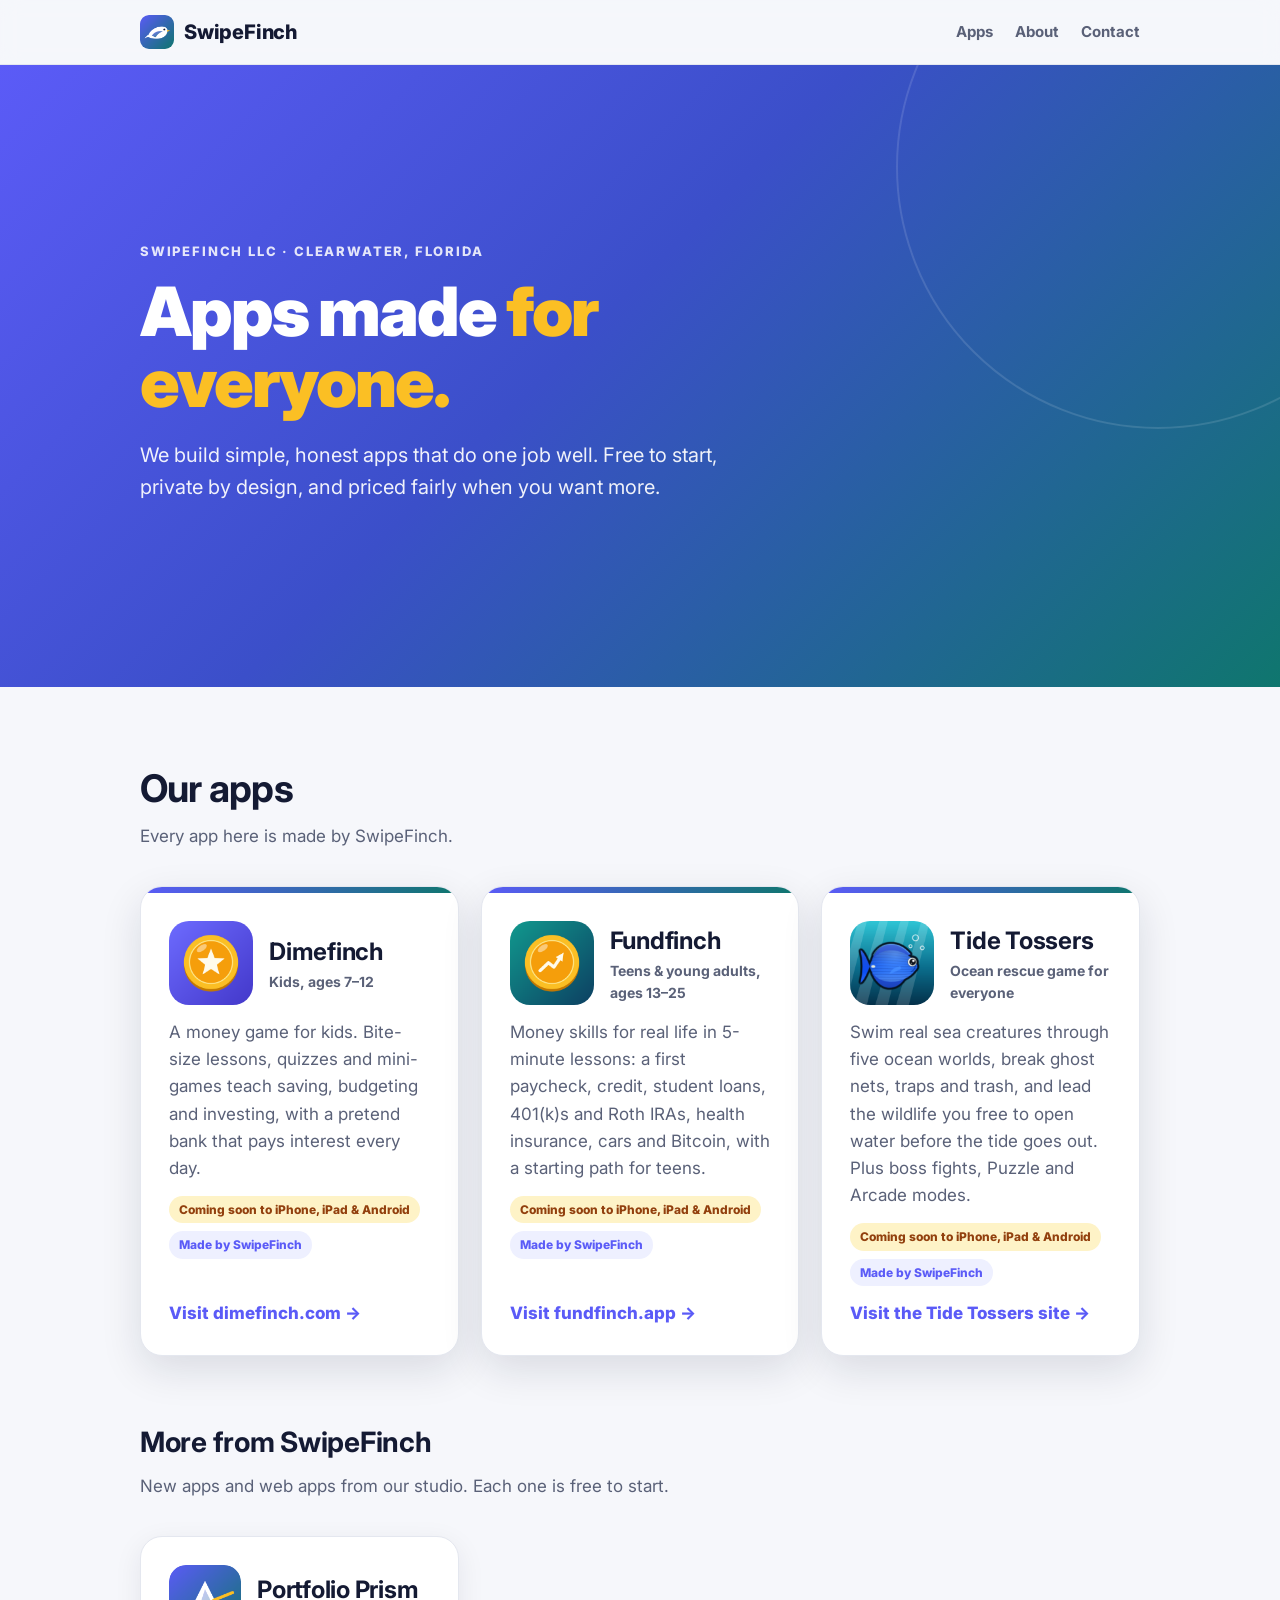
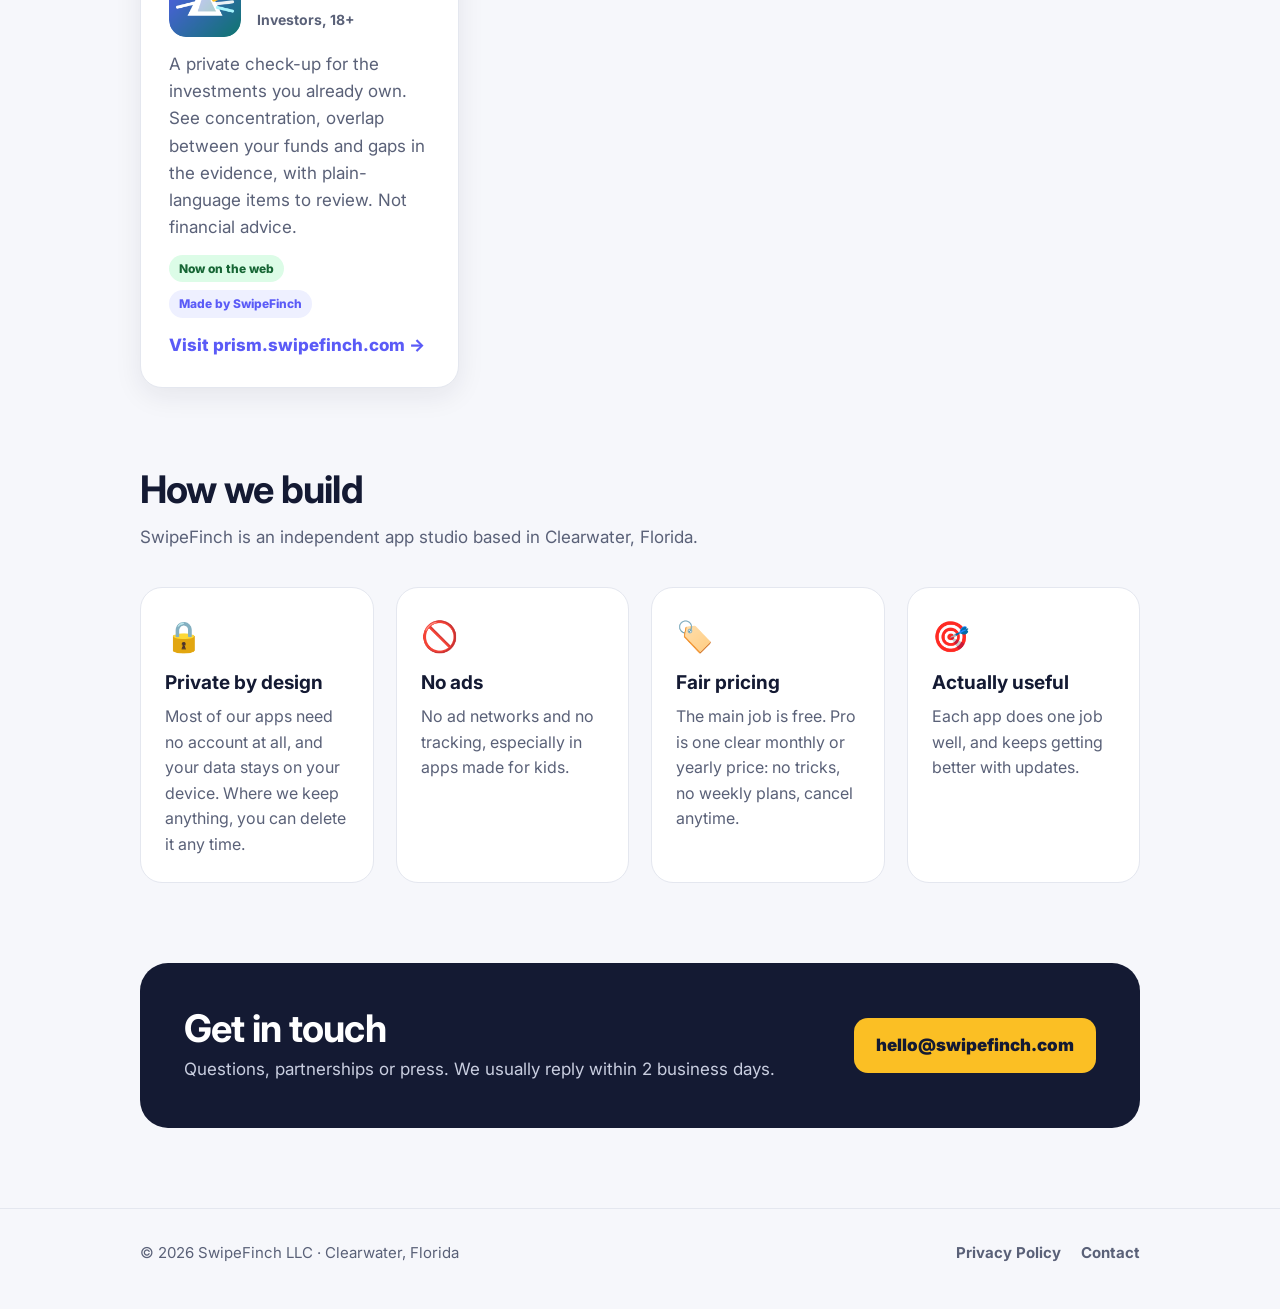
<file: index.html>
<!doctype html>
<html lang="en">
<head>
  <meta charset="utf-8">
  <meta name="viewport" content="width=device-width, initial-scale=1">
  <title>SwipeFinch · Apps made for everyone</title>
  <meta name="description" content="SwipeFinch LLC is an independent app studio in Clearwater, Florida. We make simple, private, fairly priced apps and web apps for everyone, including Dimefinch, Fundfinch and Tide Tossers.">
  <meta property="og:title" content="SwipeFinch · Apps made for everyone">
  <meta property="og:description" content="An independent app studio in Clearwater, Florida. Simple, private, fairly priced apps for everyone.">
  <meta property="og:type" content="website">
  <meta property="og:url" content="https://swipefinch.com/">
  <meta property="og:image" content="https://swipefinch.com/og-image.png">
  <meta property="og:image:width" content="1200">
  <meta property="og:image:height" content="630">
  <meta property="og:image:alt" content="SwipeFinch: Apps made for everyone">
  <meta name="twitter:card" content="summary_large_image">
  <meta name="twitter:image" content="https://swipefinch.com/og-image.png">
  <link rel="icon" href="favicon.png">
  <link rel="preconnect" href="https://fonts.googleapis.com">
  <link rel="preconnect" href="https://fonts.gstatic.com" crossorigin>
  <link href="https://fonts.googleapis.com/css2?family=Inter:wght@400;600;700;800;900&display=swap" rel="stylesheet">
  <link rel="stylesheet" href="style.css">
</head>
<body>

<header class="nav">
  <div class="wrap">
    <a class="brand" href="index.html"><img src="icon.png" alt="">SwipeFinch</a>
    <nav class="nav-links">
      <a href="#apps">Apps</a>
      <a href="#about">About</a>
      <a href="#contact">Contact</a>
    </nav>
  </div>
</header>

<section class="hero">
  <div class="wrap">
    <p class="eyebrow">SwipeFinch LLC · Clearwater, Florida</p>
    <h1>Apps made <em>for everyone.</em></h1>
    <p class="lead">We build simple, honest apps that do one job well. Free to start, private by design, and priced fairly when you want more.</p>
  </div>
</section>

<section id="apps">
  <div class="wrap">
    <h2>Our apps</h2>
    <p class="section-lead">Every app here is made by SwipeFinch.</p>
    <div class="apps featured">
      <article class="app">
        <div class="app-head">
          <img src="app-dimefinch.png" alt="Dimefinch app icon">
          <div><h3>Dimefinch</h3><div class="ages">Kids, ages 7–12</div></div>
        </div>
        <p>A money game for kids. Bite-size lessons, quizzes and mini-games teach saving, budgeting and investing, with a pretend bank that pays interest every day.</p>
        <div class="tags"><span class="tag">Coming soon to iPhone, iPad &amp; Android</span><span class="made">Made by SwipeFinch</span></div>
        <a class="more" href="https://dimefinch.com">Visit dimefinch.com →</a>
      </article>
      <article class="app">
        <div class="app-head">
          <img src="app-fundfinch.png" alt="Fundfinch app icon">
          <div><h3>Fundfinch</h3><div class="ages">Teens &amp; young adults, ages 13–25</div></div>
        </div>
        <p>Money skills for real life in 5-minute lessons: a first paycheck, credit, student loans, 401(k)s and Roth IRAs, health insurance, cars and Bitcoin, with a starting path for teens.</p>
        <div class="tags"><span class="tag">Coming soon to iPhone, iPad &amp; Android</span><span class="made">Made by SwipeFinch</span></div>
        <a class="more" href="https://fundfinch.app">Visit fundfinch.app →</a>
      </article>
      <article class="app">
        <div class="app-head">
          <img src="app-tidetossers.png" alt="Tide Tossers game icon">
          <div><h3>Tide Tossers</h3><div class="ages">Ocean rescue game for everyone</div></div>
        </div>
        <p>Swim real sea creatures through five ocean worlds, break ghost nets, traps and trash, and lead the wildlife you free to open water before the tide goes out. Plus boss fights, Puzzle and Arcade modes.</p>
        <div class="tags"><span class="tag">Coming soon to iPhone, iPad &amp; Android</span><span class="made">Made by SwipeFinch</span></div>
        <a class="more" href="https://tidetossers.swipefinch.com">Visit the Tide Tossers site →</a>
      </article>
    </div>

    <h3 class="more-title">More from SwipeFinch</h3>
    <p class="section-lead">New apps and web apps from our studio. Each one is free to start.</p>
    <div class="apps" id="catalog">
      <article class="app">
        <div class="app-head">
          <img src="app-portfolio-prism.png" alt="Portfolio Prism app icon">
          <div><h3>Portfolio Prism</h3><div class="ages">Investors, 18+</div></div>
        </div>
        <p>A private check-up for the investments you already own. See concentration, overlap between your funds and gaps in the evidence, with plain-language items to review. Not financial advice.</p>
        <div class="tags"><span class="tag live">Now on the web</span><span class="made">Made by SwipeFinch</span></div>
        <a class="more" href="https://prism.swipefinch.com">Visit prism.swipefinch.com →</a>
      </article>
    </div>
  </div>
</section>

<section id="about" style="padding-top:0">
  <div class="wrap">
    <h2>How we build</h2>
    <p class="section-lead">SwipeFinch is an independent app studio based in Clearwater, Florida.</p>
    <div class="values">
      <div class="value"><div class="e">🔒</div><h3>Private by design</h3><p>Most of our apps need no account at all, and your data stays on your device. Where we keep anything, you can delete it any time.</p></div>
      <div class="value"><div class="e">🚫</div><h3>No ads</h3><p>No ad networks and no tracking, especially in apps made for kids.</p></div>
      <div class="value"><div class="e">🏷️</div><h3>Fair pricing</h3><p>The main job is free. Pro is one clear monthly or yearly price: no tricks, no weekly plans, cancel anytime.</p></div>
      <div class="value"><div class="e">🎯</div><h3>Actually useful</h3><p>Each app does one job well, and keeps getting better with updates.</p></div>
    </div>
  </div>
</section>

<section id="contact" style="padding-top:0">
  <div class="wrap">
    <div class="contact">
      <div>
        <h2>Get in touch</h2>
        <p>Questions, partnerships or press. We usually reply within 2 business days.</p>
      </div>
      <a class="btn" href="mailto:hello@swipefinch.com">hello@swipefinch.com</a>
    </div>
  </div>
</section>

<footer>
  <div class="wrap">
    <span>© 2026 SwipeFinch LLC · Clearwater, Florida</span>
    <nav><a href="privacy.html">Privacy Policy</a><a href="mailto:hello@swipefinch.com">Contact</a></nav>
  </div>
</footer>

<script>
// Products built by the SwipeFinch factory, published at swipefinch-legal.pages.dev/catalog.json.
(function () {
  var CATALOG = "https://swipefinch-legal.pages.dev/catalog.json";
  function el(tag, cls, text) {
    var e = document.createElement(tag);
    if (cls) e.className = cls;
    if (text) e.textContent = text;
    return e;
  }
  function safeUrl(u) {
    return typeof u === "string" && /^https:\/\//.test(u) ? u : null;
  }
  fetch(CATALOG, { cache: "no-cache" })
    .then(function (r) { return r.ok ? r.json() : null; })
    .then(function (data) {
      var products = (data && data.products) || [];
      if (!products.length) return;
      var grid = document.getElementById("catalog");
      products.forEach(function (p) {
        var card = el("article", "app");
        var head = el("div", "app-head");
        var icon = el("img");
        if (safeUrl(p.icon)) icon.src = p.icon;
        icon.alt = p.name + " icon";
        icon.loading = "lazy";
        var title = el("div");
        title.appendChild(el("h3", null, p.name));
        title.appendChild(el("div", "ages", p.kind === "web" ? "Web app · " + p.category : "iPhone & Android · " + p.category));
        head.appendChild(icon);
        head.appendChild(title);
        card.appendChild(head);
        var vid = p.video && safeUrl(p.video.src);
        if (vid) {
          var v = el("video", "demo" + (p.video.portrait ? " portrait" : ""));
          v.src = vid;
          if (safeUrl(p.video.poster)) v.poster = p.video.poster;
          v.controls = true; v.playsInline = true; v.preload = "none";
          v.setAttribute("aria-label", p.name + " demo video");
          card.appendChild(v);
        }
        card.appendChild(el("p", null, p.description));
        var tags = el("div", "tags");
        var live = p.status === "live";
        tags.appendChild(el("span", "tag" + (live ? " live" : ""), live ? (p.kind === "web" ? "Free on the web" : "On the App Store & Google Play") : "Coming soon to iPhone & Android"));
        tags.appendChild(el("span", "made", "Made by SwipeFinch"));
        card.appendChild(tags);
        if (p.pricing) card.appendChild(el("div", "price", p.pricing));
        var links = el("div", "links");
        var open = safeUrl(p.links && (p.links.open || p.links.appStore || p.links.googlePlay));
        var learn = safeUrl(p.links && p.links.learnMore);
        if (open) { var a = el("a", "more", (p.kind === "web" ? "Open " : "Get ") + p.name + " →"); a.href = open; a.rel = "noopener"; links.appendChild(a); }
        if (learn) { var b = el("a", "more sub", "Free guide →"); b.href = learn; b.rel = "noopener"; links.appendChild(b); }
        var demo = safeUrl(p.links && p.links.demo);
        if (demo && !vid) { var c = el("a", "more sub", "Watch the demo →"); c.href = demo; c.rel = "noopener"; links.appendChild(c); }
        card.appendChild(links);
        grid.appendChild(card);
      });
          })
    .catch(function () { /* the curated apps above still show */ });
})();
</script>

</body>
</html>
</file>
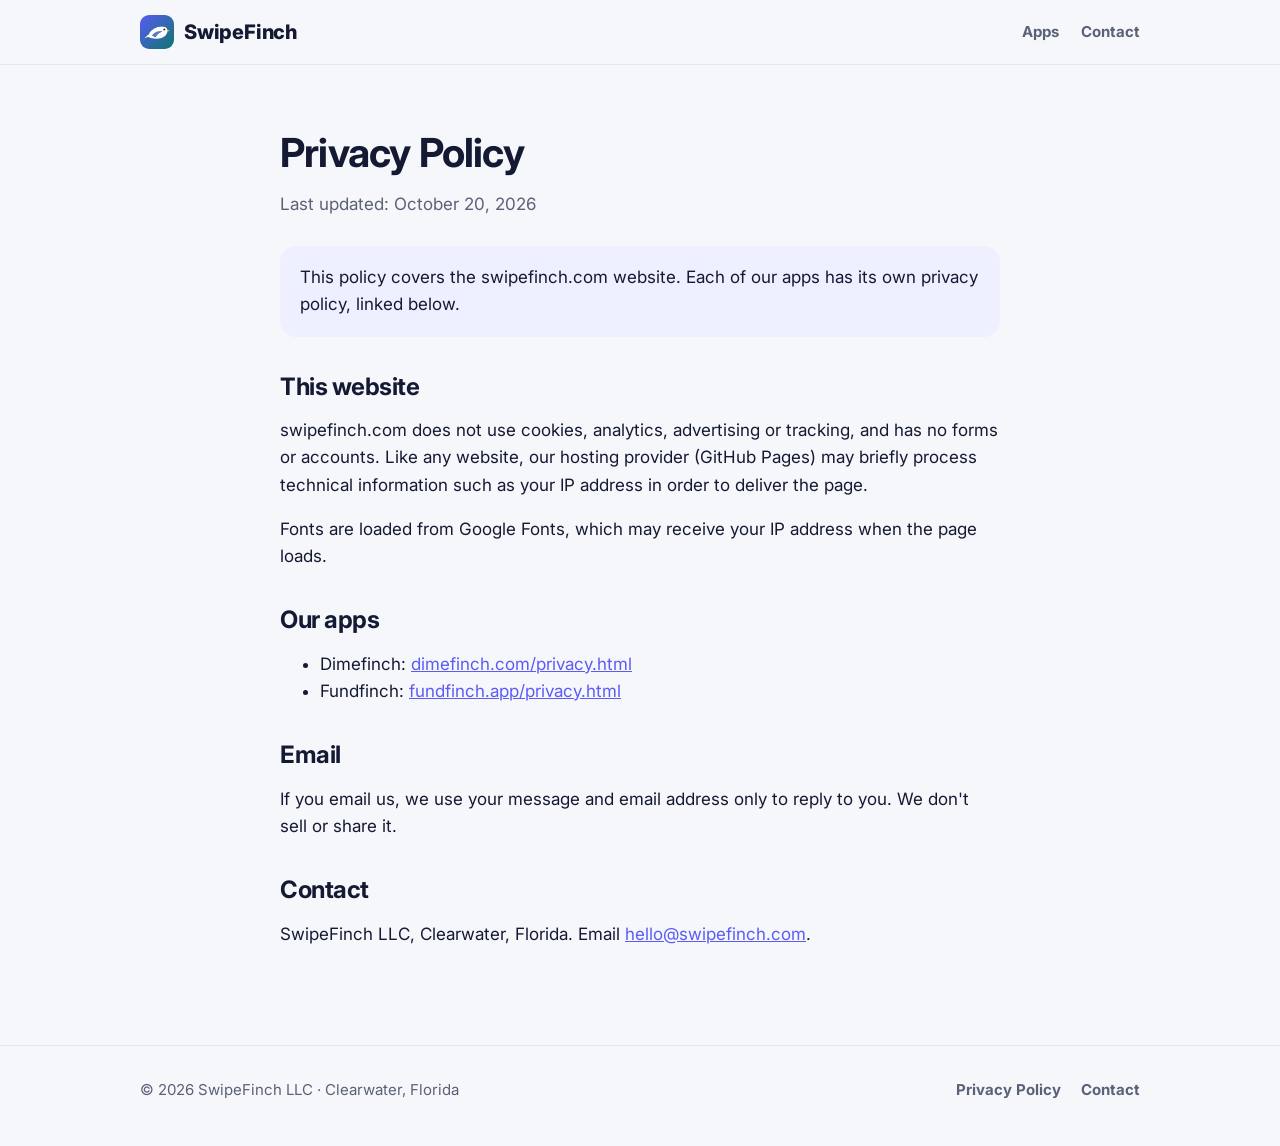
<file: privacy.html>
<!doctype html>
<html lang="en">
<head>
  <meta charset="utf-8">
  <meta name="viewport" content="width=device-width, initial-scale=1">
  <title>Privacy Policy · SwipeFinch LLC</title>
  <meta name="description" content="Privacy policy for the SwipeFinch LLC website.">
  <link rel="icon" href="favicon.png">
  <link rel="preconnect" href="https://fonts.googleapis.com">
  <link rel="preconnect" href="https://fonts.gstatic.com" crossorigin>
  <link href="https://fonts.googleapis.com/css2?family=Inter:wght@400;600;700;800;900&display=swap" rel="stylesheet">
  <link rel="stylesheet" href="style.css">
</head>
<body>

<header class="nav">
  <div class="wrap">
    <a class="brand" href="index.html"><img src="icon.png" alt="">SwipeFinch</a>
    <nav class="nav-links"><a href="index.html#apps">Apps</a><a href="index.html#contact">Contact</a></nav>
  </div>
</header>

<main class="doc">
  <h1>Privacy Policy</h1>
  <p class="updated">Last updated: October 20, 2026</p>

  <p class="callout">This policy covers the swipefinch.com website. Each of our apps has its own privacy policy, linked below.</p>

  <h2>This website</h2>
  <p>swipefinch.com does not use cookies, analytics, advertising or tracking, and has no forms or accounts. Like any website, our hosting provider (GitHub Pages) may briefly process technical information such as your IP address in order to deliver the page.</p>
  <p>Fonts are loaded from Google Fonts, which may receive your IP address when the page loads.</p>

  <h2>Our apps</h2>
  <ul>
    <li>Dimefinch: <a href="https://dimefinch.com/privacy.html">dimefinch.com/privacy.html</a></li>
    <li>Fundfinch: <a href="https://fundfinch.app/privacy.html">fundfinch.app/privacy.html</a></li>
  </ul>

  <h2>Email</h2>
  <p>If you email us, we use your message and email address only to reply to you. We don't sell or share it.</p>

  <h2>Contact</h2>
  <p>SwipeFinch LLC, Clearwater, Florida. Email <a href="mailto:hello@swipefinch.com">hello@swipefinch.com</a>.</p>
</main>

<footer>
  <div class="wrap">
    <span>© 2026 SwipeFinch LLC · Clearwater, Florida</span>
    <nav><a href="privacy.html">Privacy Policy</a><a href="mailto:hello@swipefinch.com">Contact</a></nav>
  </div>
</footer>

</body>
</html>
</file>
<file: style.css>
:root {
  --bg: #F6F7FB;
  --card: #FFFFFF;
  --ink: #141A33;
  --sub: #5A6178;
  --line: #E4E7EF;
  --indigo: #5B5BF7;
  --teal: #0F766E;
  --gold: #FBBF24;
  --radius: 22px;
  --shadow: 0 8px 28px rgba(20, 26, 51, 0.08);
}
* { box-sizing: border-box; }
html { scroll-behavior: smooth; }
body { margin: 0; font-family: Inter, system-ui, -apple-system, "Segoe UI", Roboto, sans-serif; color: var(--ink); background: var(--bg); line-height: 1.6; font-size: 17px; }
a { color: var(--indigo); }
img { max-width: 100%; display: block; }
.wrap { max-width: 1040px; margin: 0 auto; padding: 0 20px; }

.nav { position: sticky; top: 0; z-index: 10; background: rgba(246, 247, 251, 0.9); backdrop-filter: blur(10px); border-bottom: 1px solid var(--line); }
.nav .wrap { display: flex; align-items: center; justify-content: space-between; height: 64px; }
.brand { display: flex; align-items: center; gap: 10px; font-weight: 800; font-size: 20px; color: var(--ink); text-decoration: none; letter-spacing: -0.01em; }
.brand img { width: 34px; height: 34px; border-radius: 9px; }
.nav-links { display: flex; gap: 22px; }
.nav-links a { color: var(--sub); font-weight: 700; text-decoration: none; font-size: 15px; }
.nav-links a:hover { color: var(--ink); }

.hero { position: relative; overflow: hidden; color: #fff; background: linear-gradient(135deg, var(--indigo) 0%, #3B4FC9 45%, var(--teal) 100%); }
.hero::after { content: ""; position: absolute; right: -140px; top: -160px; width: 520px; height: 520px; border-radius: 50%; border: 2px solid rgba(255,255,255,.12); }
.hero .wrap { padding-top: 96px; padding-bottom: 104px; position: relative; z-index: 1; }
.eyebrow { text-transform: uppercase; letter-spacing: .14em; font-size: 13px; font-weight: 800; opacity: .85; margin: 0 0 14px; }
.hero h1 { font-size: clamp(40px, 6vw, 68px); line-height: 1.04; letter-spacing: -0.03em; margin: 0; font-weight: 900; max-width: 760px; }
.hero h1 em { font-style: normal; color: var(--gold); }
.hero p.lead { font-size: 20px; max-width: 620px; margin: 22px 0 0; opacity: .92; }

section { padding: 80px 0; }
h2 { font-size: clamp(28px, 4vw, 38px); letter-spacing: -0.02em; line-height: 1.15; margin: 0 0 12px; }
.section-lead { color: var(--sub); max-width: 640px; margin: 0 0 36px; }

.apps { display: grid; grid-template-columns: repeat(3, 1fr); gap: 22px; }
.app { background: var(--card); border-radius: var(--radius); box-shadow: var(--shadow); padding: 28px; display: flex; flex-direction: column; gap: 14px; border: 1px solid var(--line); }
.app-head { display: flex; align-items: center; gap: 16px; }
.app-head img { width: 72px; height: 72px; border-radius: 17px; }
.app h3 { margin: 0; font-size: 24px; letter-spacing: -0.01em; }
.app .ages { font-size: 14px; font-weight: 700; color: var(--sub); }
.app p { margin: 0; color: var(--sub); }
.app .more { margin-top: auto; font-weight: 800; text-decoration: none; }
.app .more:hover { text-decoration: underline; }
.tags { display: flex; flex-wrap: wrap; gap: 8px; align-items: center; }
.made { font-size: 12px; font-weight: 800; color: var(--indigo); padding: 4px 10px; border-radius: 999px; background: #EEF0FF; }
.tag.live { background: #DCFCE7; color: #166534; }
.price { font-size: 14px; font-weight: 700; color: var(--ink); }
.links { margin-top: auto; display: flex; flex-wrap: wrap; gap: 6px 18px; }
.links .more { margin-top: 0; }
.more.sub { color: var(--sub); }
.app video.demo { width: 100%; aspect-ratio: 16/9; border-radius: 14px; background: var(--ink); object-fit: cover; }
.app video.demo.portrait { aspect-ratio: 9/16; max-height: 420px; object-fit: contain; }
.kicker { text-transform: uppercase; letter-spacing: .14em; font-size: 13px; font-weight: 800; color: var(--teal); margin: 0 0 8px; }
.apps.featured .app { position: relative; overflow: hidden; padding-top: 34px; box-shadow: 0 14px 40px rgba(20, 26, 51, 0.12); }
.apps.featured .app::before { content: ""; position: absolute; left: 0; right: 0; top: 0; height: 6px; background: linear-gradient(90deg, var(--indigo), var(--teal)); }
.apps.featured .app-head img { width: 84px; height: 84px; border-radius: 20px; }
.more-title { font-size: clamp(22px, 3vw, 28px); letter-spacing: -0.01em; margin: 64px 0 8px; }
.tag { align-self: flex-start; display: inline-block; font-size: 12px; font-weight: 800; padding: 4px 10px; border-radius: 999px; background: #FEF3C7; color: #92400E; }

.values { display: grid; grid-template-columns: repeat(4, 1fr); gap: 22px; }
.value { background: var(--card); border-radius: var(--radius); padding: 24px; border: 1px solid var(--line); }
.value .e { font-size: 30px; }
.value h3 { margin: 8px 0 6px; font-size: 19px; }
.value p { margin: 0; color: var(--sub); font-size: 16px; }

.contact { background: var(--ink); color: #fff; border-radius: 28px; padding: 44px; display: flex; justify-content: space-between; align-items: center; gap: 24px; flex-wrap: wrap; }
.contact h2 { color: #fff; margin: 0 0 6px; }
.contact p { margin: 0; color: #C9CEE0; }
.btn { display: inline-block; background: var(--gold); color: var(--ink); font-weight: 900; text-decoration: none; padding: 14px 22px; border-radius: 14px; }

.doc { max-width: 760px; margin: 0 auto; padding: 56px 20px 80px; }
.doc h1 { font-size: 40px; letter-spacing: -0.02em; margin: 0 0 6px; }
.doc .updated { color: var(--sub); margin: 0 0 28px; }
.doc h2 { font-size: 24px; margin: 36px 0 8px; }
.callout { background: #EEF0FF; border-radius: 16px; padding: 18px 20px; }

footer { border-top: 1px solid var(--line); padding: 32px 0 44px; color: var(--sub); font-size: 15px; }
footer .wrap { display: flex; flex-wrap: wrap; gap: 16px; justify-content: space-between; align-items: center; }
footer nav { display: flex; gap: 20px; }
footer a { color: var(--sub); font-weight: 700; text-decoration: none; }
footer a:hover { color: var(--ink); }

@media (max-width: 980px) {
  .values { grid-template-columns: repeat(2, 1fr); }
}
@media (max-width: 820px) {
  .apps, .values { grid-template-columns: 1fr; }
  .contact { padding: 30px; }
  .nav-links { gap: 14px; }
}
</file>
